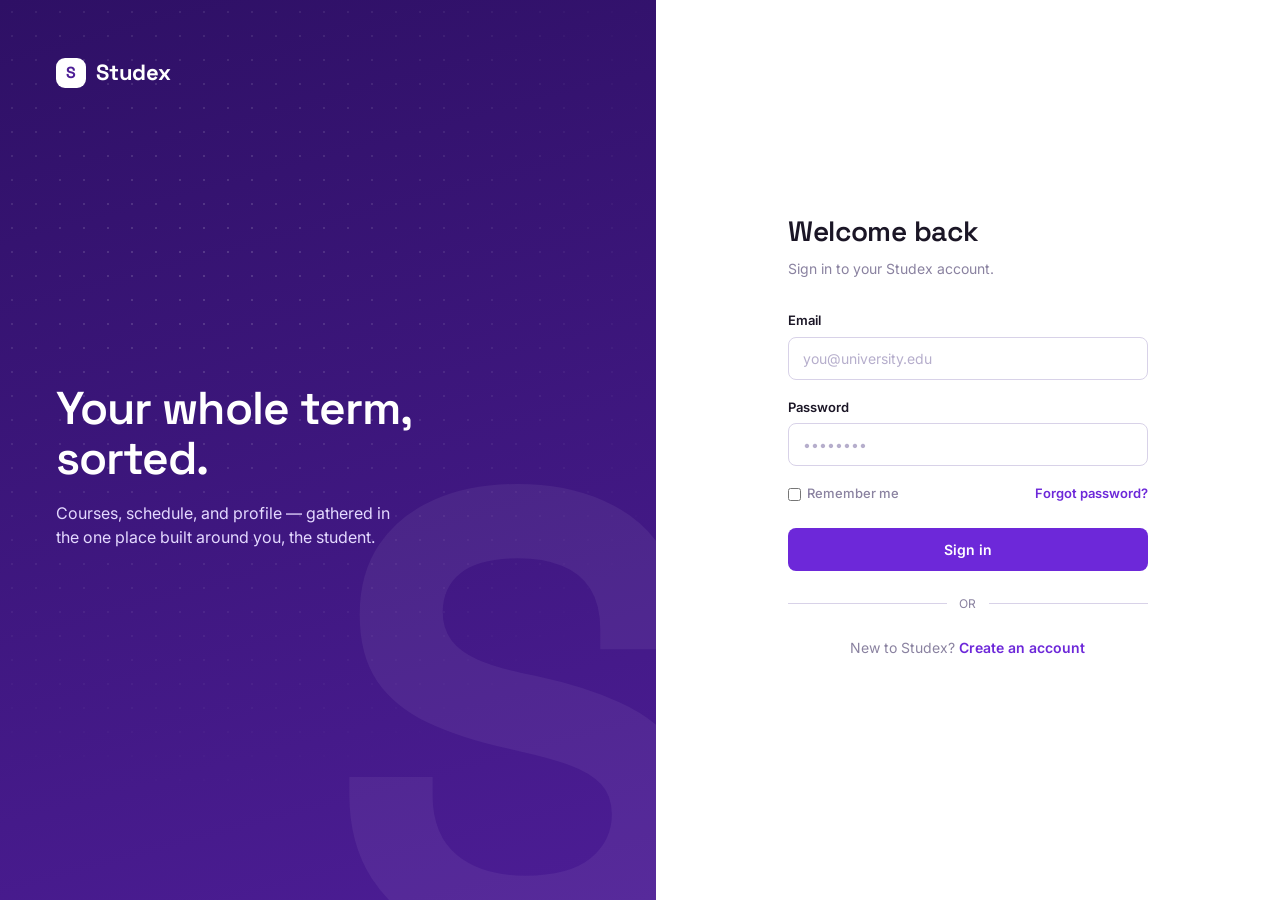
<file: index.html>
<!DOCTYPE html>
<html lang="en">
<head>
  <meta charset="UTF-8">
  <meta name="viewport" content="width=device-width, initial-scale=1.0">
  <title>Studex — Sign in</title>
  <link rel="preconnect" href="https://fonts.googleapis.com">
  <link rel="preconnect" href="https://fonts.gstatic.com" crossorigin>
  <link href="https://fonts.googleapis.com/css2?family=Space+Grotesk:wght@500;600;700&family=Inter:wght@400;500;600&family=JetBrains+Mono:wght@500;700&display=swap" rel="stylesheet">
  <link rel="stylesheet" href="styles.css">
</head>
<body>

  <div class="login-screen">

    <!-- Left: brand hero -->
    <section class="login-hero">
      <div class="brand">
        <span class="brand-mark">S</span>
        Studex
      </div>

      <div class="login-hero-copy">
        <h1>Your whole term, sorted.</h1>
        <p>Courses, schedule, and profile — gathered in the one place built around you, the student.</p>
      </div>

      <div class="login-hero-foot"></div>
    </section>

    <!-- Right: login form -->
    <section class="login-panel">
      <div class="login-form-wrap">
        <h2>Welcome back</h2>
        <p>Sign in to your Studex account.</p>

        <form action="home.html" method="get">
          <div class="field">
            <label for="email">Email</label>
            <input type="email" id="email" name="email" placeholder="you@university.edu" required>
          </div>

          <div class="field">
            <label for="password">Password</label>
            <input type="password" id="password" name="password" placeholder="••••••••" required>
          </div>

          <div class="field-row">
            <label style="display:flex; align-items:center; gap:6px; font-weight:500; color:var(--gray-500);">
              <input type="checkbox" style="width:auto;"> Remember me
            </label>
            <a href="#">Forgot password?</a>
          </div>

          <button type="submit" class="btn btn-primary">Sign in</button>
        </form>

        <div class="divider">or</div>

        <p class="signup-note">New to Studex? <a href="#">Create an account</a></p>
      </div>
    </section>

  </div>

</body>
</html>
</file>
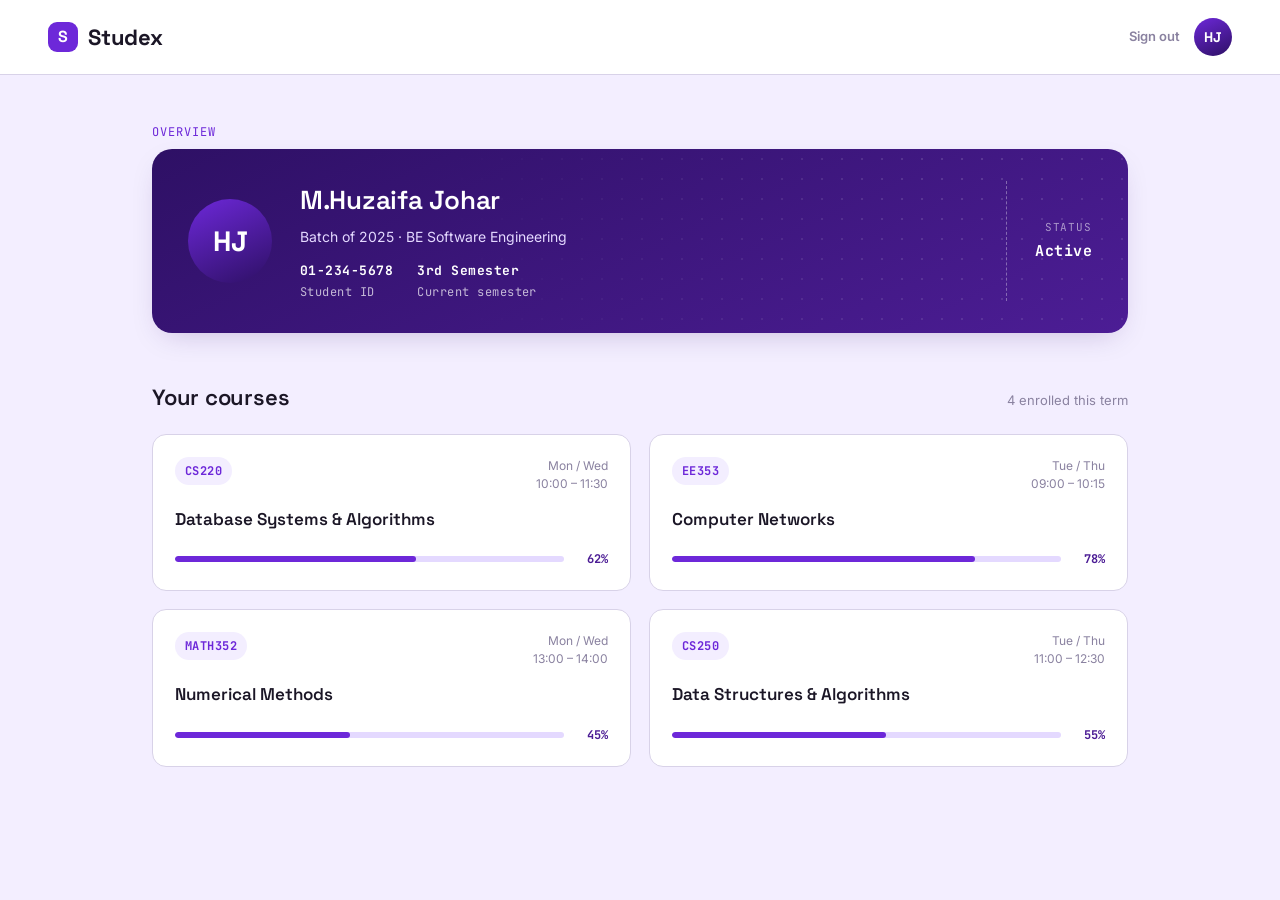
<file: home.html>
<!DOCTYPE html>
<html lang="en">
<head>
  <meta charset="UTF-8">
  <meta name="viewport" content="width=device-width, initial-scale=1.0">
  <title>Studex — Home</title>
  <link rel="preconnect" href="https://fonts.googleapis.com">
  <link rel="preconnect" href="https://fonts.gstatic.com" crossorigin>
  <link href="https://fonts.googleapis.com/css2?family=Space+Grotesk:wght@500;600;700&family=Inter:wght@400;500;600&family=JetBrains+Mono:wght@500;700&display=swap" rel="stylesheet">
  <link rel="stylesheet" href="styles.css">
</head>
<body>

  <div class="page">

    <nav class="topnav">
      <div class="brand">
        <span class="brand-mark">S</span>
        Studex
      </div>
      <div class="nav-user">
        <a href="index.html" class="signout">Sign out</a>
        <div class="avatar" aria-hidden="true">HJ</div>
      </div>
    </nav>

    <main>

      <div class="eyebrow">Overview</div>

      <!-- Signature element: student ID card -->
      <section class="id-card">
        <div class="id-card-photo">
          <div class="avatar avatar-lg" aria-hidden="true">HJ</div>
        </div>

        <div class="id-card-info">
          <div class="name">M.Huzaifa Johar</div>
          <div class="program">Batch of 2025 · BE Software Engineering</div>
          <div class="id-card-meta">
            <div>
              <strong>01-234-5678</strong>
              Student ID
            </div>
            <div>
              <strong>3rd Semester</strong>
              Current semester
            </div>
          </div>
        </div>

        <div class="id-card-stub">
          <span class="label">Status</span>
          <span class="value">Active</span>
        </div>
      </section>

      <section>
        <div class="section-head">
          <h2>Your courses</h2>
          <span>4 enrolled this term</span>
        </div>

        <div class="course-grid">

          <article class="course-card">
            <div class="course-card-top">
              <span class="course-code">CS220</span>
              <span class="course-time">Mon / Wed<br>10:00 – 11:30</span>
            </div>
            <h3>Database Systems &amp; Algorithms</h3>
            <p class="instructor"</p>
            <div class="progress-row">
              <div class="progress-track"><div class="progress-fill" style="width:62%;"></div></div>
              <span class="pct">62%</span>
            </div>
          </article>

          <article class="course-card">
            <div class="course-card-top">
              <span class="course-code">EE353</span>
              <span class="course-time">Tue / Thu<br>09:00 – 10:15</span>
            </div>
            <h3>Computer Networks</h3>
            <p class="instructor"></p>
            <div class="progress-row">
              <div class="progress-track"><div class="progress-fill" style="width:78%;"></div></div>
              <span class="pct">78%</span>
            </div>
          </article>

          <article class="course-card">
            <div class="course-card-top">
              <span class="course-code">MATH352</span>
              <span class="course-time">Mon / Wed<br>13:00 – 14:00</span>
            </div>
            <h3>Numerical Methods</h3>
            <p class="instructor"></p>
            <div class="progress-row">
              <div class="progress-track"><div class="progress-fill" style="width:45%;"></div></div>
              <span class="pct">45%</span>
            </div>
          </article>

          <article class="course-card">
            <div class="course-card-top">
              <span class="course-code">CS250</span>
              <span class="course-time">Tue / Thu<br>11:00 – 12:30</span>
            </div>
            <h3>Data Structures & Algorithms</h3>
            <p class="instructor"></p>
            <div class="progress-row">
              <div class="progress-track"><div class="progress-fill" style="width:55%;"></div></div>
              <span class="pct">55%</span>
            </div>
          </article>

        </div>
      </section>

    </main>
  </div>

</body>
</html>
</file>
<file: styles.css>
/* =========================================================
   Studex — Student Hub
   ========================================================= */
:root {
  --purple-900: #2E1065;
  --purple-700: #4C1D95;
  --purple-600: #6D28D9;
  --purple-400: #A78BFA;
  --lavender-200: #E4D9FF;
  --lavender-100: #F3EEFF;
  --white: #FFFFFF;
  --ink: #1B1626;
  --gray-500: #8A82A0;
  --gray-300: #D8D2E8;

  --font-display: "Space Grotesk", "Segoe UI", sans-serif;
  --font-body: "Inter", "Segoe UI", sans-serif;
  --font-mono: "JetBrains Mono", "Courier New", monospace;

  --radius-lg: 20px;
  --radius-md: 14px;
  --radius-sm: 8px;

  --shadow-card: 0 10px 30px -12px rgba(46, 16, 101, 0.25);
}


* {
  box-sizing: border-box;
  margin: 0;
  padding: 0;
}

html {
  -webkit-font-smoothing: antialiased;
}

body {
  font-family: var(--font-body);
  color: var(--ink);
  background: var(--white);
  line-height: 1.5;
}

img {
  max-width: 100%;
  display: block;
}

a {
  color: inherit;
  text-decoration: none;
}

button {
  font-family: inherit;
  cursor: pointer;
}

ul {
  list-style: none;
}

/* Visible keyboard focus everywhere */
a:focus-visible,
button:focus-visible,
input:focus-visible {
  outline: 2px solid var(--purple-600);
  outline-offset: 3px;
  border-radius: var(--radius-sm);
}

@media (prefers-reduced-motion: reduce) {
  * {
    animation-duration: 0.01ms !important;
    transition-duration: 0.01ms !important;
  }
}

.dot-grid {
  background-image: radial-gradient(circle, rgba(255, 255, 255, 0.35) 1.5px, transparent 1.5px);
  background-size: 22px 22px;
}

.dot-grid--soft {
  background-image: radial-gradient(circle, var(--purple-400) 1.5px, transparent 1.5px);
  background-size: 18px 18px;
  opacity: 0.35;
}

/* =========================================================
   Login page
   ========================================================= */
.login-screen {
  display: grid;
  grid-template-columns: 1.05fr 1fr;
  min-height: 100vh;
}

.login-hero {
  position: relative;
  background: linear-gradient(165deg, var(--purple-900) 0%, var(--purple-700) 100%);
  color: var(--white);
  overflow: hidden;
  padding: 56px;
  display: flex;
  flex-direction: column;
  justify-content: space-between;
}

.login-hero::before {
  content: "";
  position: absolute;
  inset: 0;
  background-image: radial-gradient(circle, rgba(255, 255, 255, 0.16) 1.5px, transparent 1.5px);
  background-size: 24px 24px;
  mask-image: radial-gradient(circle at 30% 30%, black 0%, transparent 70%);
}

.login-hero::after {
  content: "S";
  position: absolute;
  right: -60px;
  bottom: -140px;
  font-family: var(--font-display);
  font-size: 640px;
  font-weight: 700;
  line-height: 1;
  color: rgba(255, 255, 255, 0.06);
  pointer-events: none;
}

.brand {
  position: relative;
  display: flex;
  align-items: center;
  gap: 10px;
  font-family: var(--font-display);
  font-weight: 700;
  font-size: 22px;
  letter-spacing: -0.01em;
}

.brand-mark {
  width: 30px;
  height: 30px;
  border-radius: 9px;
  background: var(--white);
  display: grid;
  place-items: center;
  color: var(--purple-700);
  font-family: var(--font-display);
  font-weight: 700;
  font-size: 16px;
}

.login-hero-copy {
  position: relative;
  max-width: 420px;
}

.login-hero-copy h1 {
  font-family: var(--font-display);
  font-size: clamp(34px, 4vw, 46px);
  line-height: 1.08;
  font-weight: 600;
  letter-spacing: -0.02em;
  margin-bottom: 18px;
}

.login-hero-copy p {
  font-size: 16px;
  color: var(--lavender-200);
  max-width: 360px;
}

.login-hero-foot {
  position: relative;
  font-family: var(--font-mono);
  font-size: 12px;
  letter-spacing: 0.06em;
  color: rgba(255, 255, 255, 0.55);
  text-transform: uppercase;
}

.login-panel {
  display: flex;
  align-items: center;
  justify-content: center;
  padding: 56px 40px;
}

.login-form-wrap {
  width: 100%;
  max-width: 360px;
}

.login-form-wrap h2 {
  font-family: var(--font-display);
  font-size: 28px;
  font-weight: 600;
  letter-spacing: -0.01em;
  margin-bottom: 6px;
}

.login-form-wrap > p {
  color: var(--gray-500);
  font-size: 14px;
  margin-bottom: 32px;
}

.field {
  margin-bottom: 18px;
}

.field label {
  display: block;
  font-size: 13px;
  font-weight: 600;
  margin-bottom: 6px;
  color: var(--ink);
}

.field input {
  width: 100%;
  padding: 12px 14px;
  border: 1.5px solid var(--gray-300);
  border-radius: var(--radius-sm);
  font-family: var(--font-body);
  font-size: 14px;
  color: var(--ink);
  background: var(--white);
  transition: border-color 0.15s ease;
}

.field input::placeholder {
  color: #B6AECC;
}

.field input:focus-visible {
  border-color: var(--purple-600);
}

.field-row {
  display: flex;
  justify-content: space-between;
  align-items: center;
  font-size: 13px;
  margin-bottom: 24px;
}

.field-row a {
  color: var(--purple-600);
  font-weight: 600;
}

.btn {
  display: inline-flex;
  align-items: center;
  justify-content: center;
  width: 100%;
  padding: 13px 20px;
  border-radius: var(--radius-sm);
  font-weight: 600;
  font-size: 14px;
  border: none;
  transition: transform 0.12s ease, box-shadow 0.12s ease, background 0.15s ease;
}

.btn-primary {
  background: var(--purple-600);
  color: var(--white);
}

.btn-primary:hover {
  background: var(--purple-700);
  box-shadow: 0 8px 20px -8px rgba(109, 40, 217, 0.6);
}

.divider {
  display: flex;
  align-items: center;
  gap: 12px;
  margin: 24px 0;
  color: var(--gray-500);
  font-size: 12px;
  text-transform: uppercase;
  letter-spacing: 0.06em;
}

.divider::before,
.divider::after {
  content: "";
  flex: 1;
  height: 1px;
  background: var(--gray-300);
}

.signup-note {
  text-align: center;
  font-size: 14px;
  color: var(--gray-500);
}

.signup-note a {
  color: var(--purple-600);
  font-weight: 600;
}

@media (max-width: 860px) {
  .login-screen {
    grid-template-columns: 1fr;
  }
  .login-hero {
    padding: 40px 28px;
    min-height: 280px;
  }
  .login-hero::after {
    font-size: 320px;
    bottom: -100px;
  }
}

/* =========================================================
   Home page
   ========================================================= */
.page {
  min-height: 100vh;
  background: var(--lavender-100);
}

.topnav {
  display: flex;
  align-items: center;
  justify-content: space-between;
  padding: 18px 48px;
  background: var(--white);
  border-bottom: 1px solid var(--gray-300);
  position: sticky;
  top: 0;
  z-index: 10;
}

.topnav .brand {
  color: var(--ink);
}

.topnav .brand-mark {
  background: var(--purple-600);
  color: var(--white);
}

.nav-user {
  display: flex;
  align-items: center;
  gap: 14px;
}

.nav-user .signout {
  font-size: 13px;
  font-weight: 600;
  color: var(--gray-500);
}

.nav-user .signout:hover {
  color: var(--purple-600);
}

.avatar {
  width: 38px;
  height: 38px;
  border-radius: 50%;
  background: linear-gradient(155deg, var(--purple-600), var(--purple-900));
  color: var(--white);
  display: grid;
  place-items: center;
  font-family: var(--font-display);
  font-weight: 700;
  font-size: 14px;
  flex-shrink: 0;
}

.avatar-lg {
  width: 84px;
  height: 84px;
  font-size: 28px;
}

main {
  max-width: 1040px;
  margin: 0 auto;
  padding: 48px 32px 80px;
}

.eyebrow {
  font-family: var(--font-mono);
  font-size: 12px;
  letter-spacing: 0.08em;
  text-transform: uppercase;
  color: var(--purple-600);
  margin-bottom: 8px;
}

/* ---- Student ID card (signature element) ---- */
.id-card {
  position: relative;
  display: grid;
  grid-template-columns: auto 1fr auto;
  align-items: center;
  gap: 28px;
  background: linear-gradient(155deg, var(--purple-900), var(--purple-700));
  color: var(--white);
  border-radius: var(--radius-lg);
  padding: 32px 36px;
  box-shadow: var(--shadow-card);
  overflow: hidden;
  margin-bottom: 48px;
}

.id-card::before {
  content: "";
  position: absolute;
  inset: 0;
  background-image: radial-gradient(circle, rgba(255, 255, 255, 0.14) 1.5px, transparent 1.5px);
  background-size: 20px 20px;
  mask-image: radial-gradient(circle at 85% 15%, black 0%, transparent 65%);
}

.id-card-photo {
  position: relative;
}

.id-card-info {
  position: relative;
}

.id-card-info .name {
  font-family: var(--font-display);
  font-size: 26px;
  font-weight: 600;
  letter-spacing: -0.01em;
  margin-bottom: 6px;
}

.id-card-info .program {
  font-size: 14px;
  color: var(--lavender-200);
  margin-bottom: 14px;
}

.id-card-meta {
  display: flex;
  gap: 24px;
  font-family: var(--font-mono);
  font-size: 12px;
  letter-spacing: 0.04em;
  color: rgba(255, 255, 255, 0.7);
}

.id-card-meta strong {
  display: block;
  color: var(--white);
  font-size: 13px;
  margin-bottom: 2px;
}

.id-card-stub {
  position: relative;
  border-left: 1.5px dashed rgba(255, 255, 255, 0.35);
  padding-left: 28px;
  text-align: right;
  align-self: stretch;
  display: flex;
  flex-direction: column;
  justify-content: center;
  gap: 4px;
}

.id-card-stub .label {
  font-family: var(--font-mono);
  font-size: 11px;
  text-transform: uppercase;
  letter-spacing: 0.08em;
  color: rgba(255, 255, 255, 0.55);
}

.id-card-stub .value {
  font-family: var(--font-mono);
  font-size: 15px;
  font-weight: 700;
  letter-spacing: 0.03em;
}

/* ---- Courses ---- */
.section-head {
  display: flex;
  align-items: baseline;
  justify-content: space-between;
  margin-bottom: 20px;
}

.section-head h2 {
  font-family: var(--font-display);
  font-size: 22px;
  font-weight: 600;
  letter-spacing: -0.01em;
}

.section-head span {
  font-size: 13px;
  color: var(--gray-500);
}

.course-grid {
  display: grid;
  grid-template-columns: repeat(2, 1fr);
  gap: 18px;
}

.course-card {
  background: var(--white);
  border: 1px solid var(--gray-300);
  border-radius: var(--radius-md);
  padding: 22px;
  transition: border-color 0.15s ease, transform 0.15s ease;
}

.course-card:hover {
  border-color: var(--purple-400);
  transform: translateY(-2px);
}

.course-card-top {
  display: flex;
  align-items: flex-start;
  justify-content: space-between;
  margin-bottom: 14px;
}

.course-code {
  font-family: var(--font-mono);
  font-size: 12px;
  font-weight: 700;
  letter-spacing: 0.04em;
  color: var(--purple-600);
  background: var(--lavender-100);
  border-radius: 999px;
  padding: 5px 10px;
}

.course-time {
  font-size: 12px;
  color: var(--gray-500);
  text-align: right;
}

.course-card h3 {
  font-family: var(--font-display);
  font-size: 17px;
  font-weight: 600;
  margin-bottom: 4px;
}

.course-card .instructor {
  font-size: 13px;
  color: var(--gray-500);
  margin-bottom: 18px;
}

.progress-row {
  display: flex;
  align-items: center;
  gap: 10px;
}

.progress-track {
  flex: 1;
  height: 6px;
  border-radius: 999px;
  background: var(--lavender-200);
  overflow: hidden;
}

.progress-fill {
  height: 100%;
  border-radius: 999px;
  background: var(--purple-600);
}

.progress-row .pct {
  font-family: var(--font-mono);
  font-size: 12px;
  font-weight: 700;
  color: var(--purple-700);
  width: 34px;
  text-align: right;
}

@media (max-width: 720px) {
  .topnav {
    padding: 16px 20px;
  }
  main {
    padding: 32px 20px 60px;
  }
  .id-card {
    grid-template-columns: auto 1fr;
    row-gap: 18px;
  }
  .id-card-stub {
    grid-column: 1 / -1;
    border-left: none;
    border-top: 1.5px dashed rgba(255, 255, 255, 0.35);
    padding-left: 0;
    padding-top: 16px;
    text-align: left;
  }
  .course-grid {
    grid-template-columns: 1fr;
  }
}
</file>
